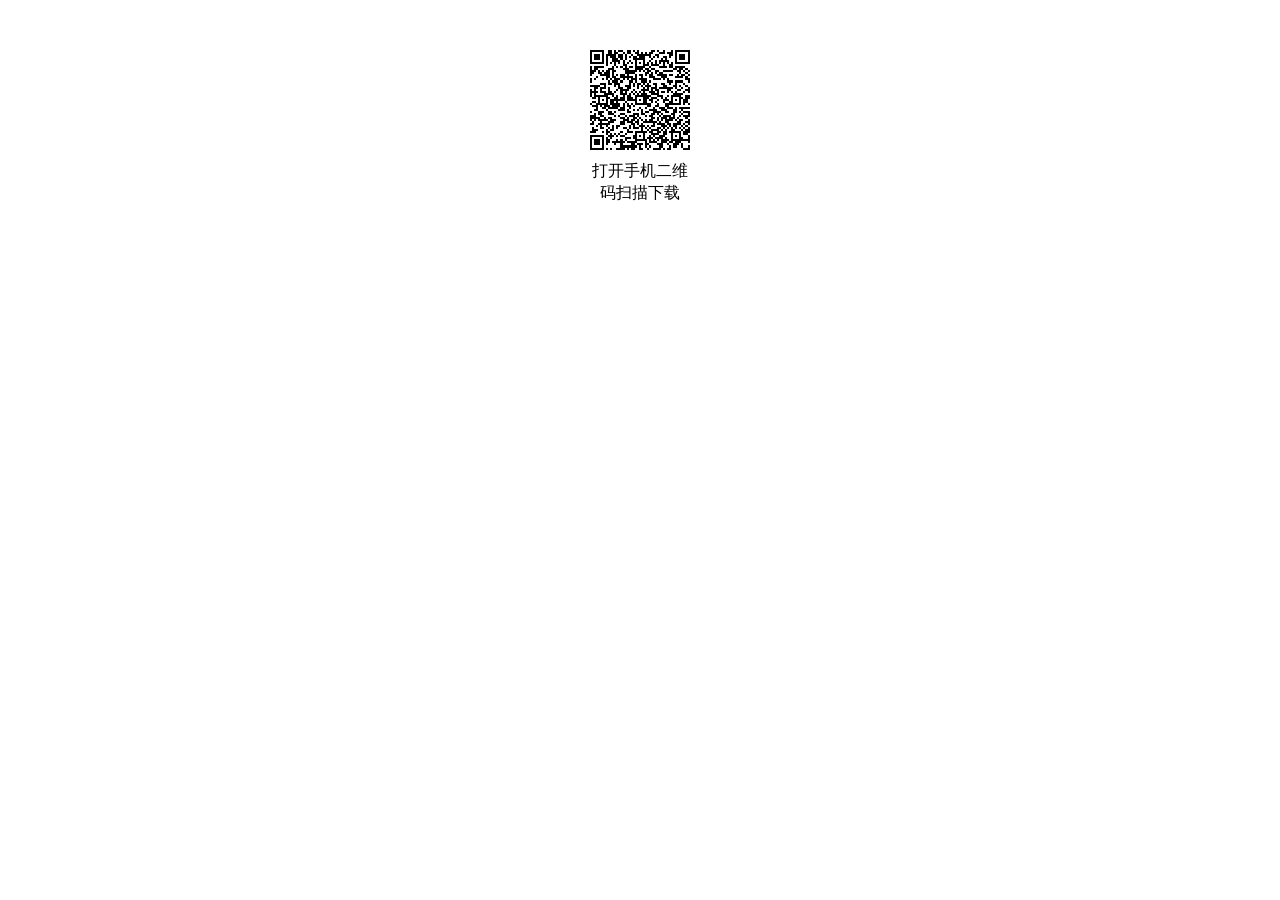
<file: index.html>
<!doctype html>
<html lang="en">

<head>
  <meta charset="UTF-8">
  <meta name="Generator" content="EditPlus®">
  <meta name="Author" content="">
  <meta name="Keywords" content="">
  <meta name="Description" content="">
  <title>Document</title>
  <style type="text/css">
    .file_box {
      width: 100px;
      height: 130px;
      margin: 50px auto;
      text-align: center;
    }

    .file_qr {
      height: 100px;
    }

    .file_box p {
      margin-top: 10px;
      padding: 0;
      height: 30px;
      line-height: 22px;
    }
  </style>
  <script type="text/javascript" src="./js/jquery.js"></script>
  <script type="text/javascript" src="./js/jquery.qrcode.js"></script>
  <script type="text/javascript">
    $(function () {
      jQuery(".file_qr").qrcode({ render: "table", width: 100, height: 100, correctLevel: 0, text: $(".file_qr").attr("downurl") });
    });
  </script>
</head>

<body>
  <div class="file_box">
    <div class="file_qr"
      downurl="https://wxz.myapp.com/16891/apk/18D646313220E82A75D82CDB72931158.apk?fsname=com.chadianwang.chashangcheng_2.22.1_111342.apk&hsr=4d5s">
    </div>
    <p>打开手机二维码扫描下载</p>
  </div>
</body>

</html>
</file>
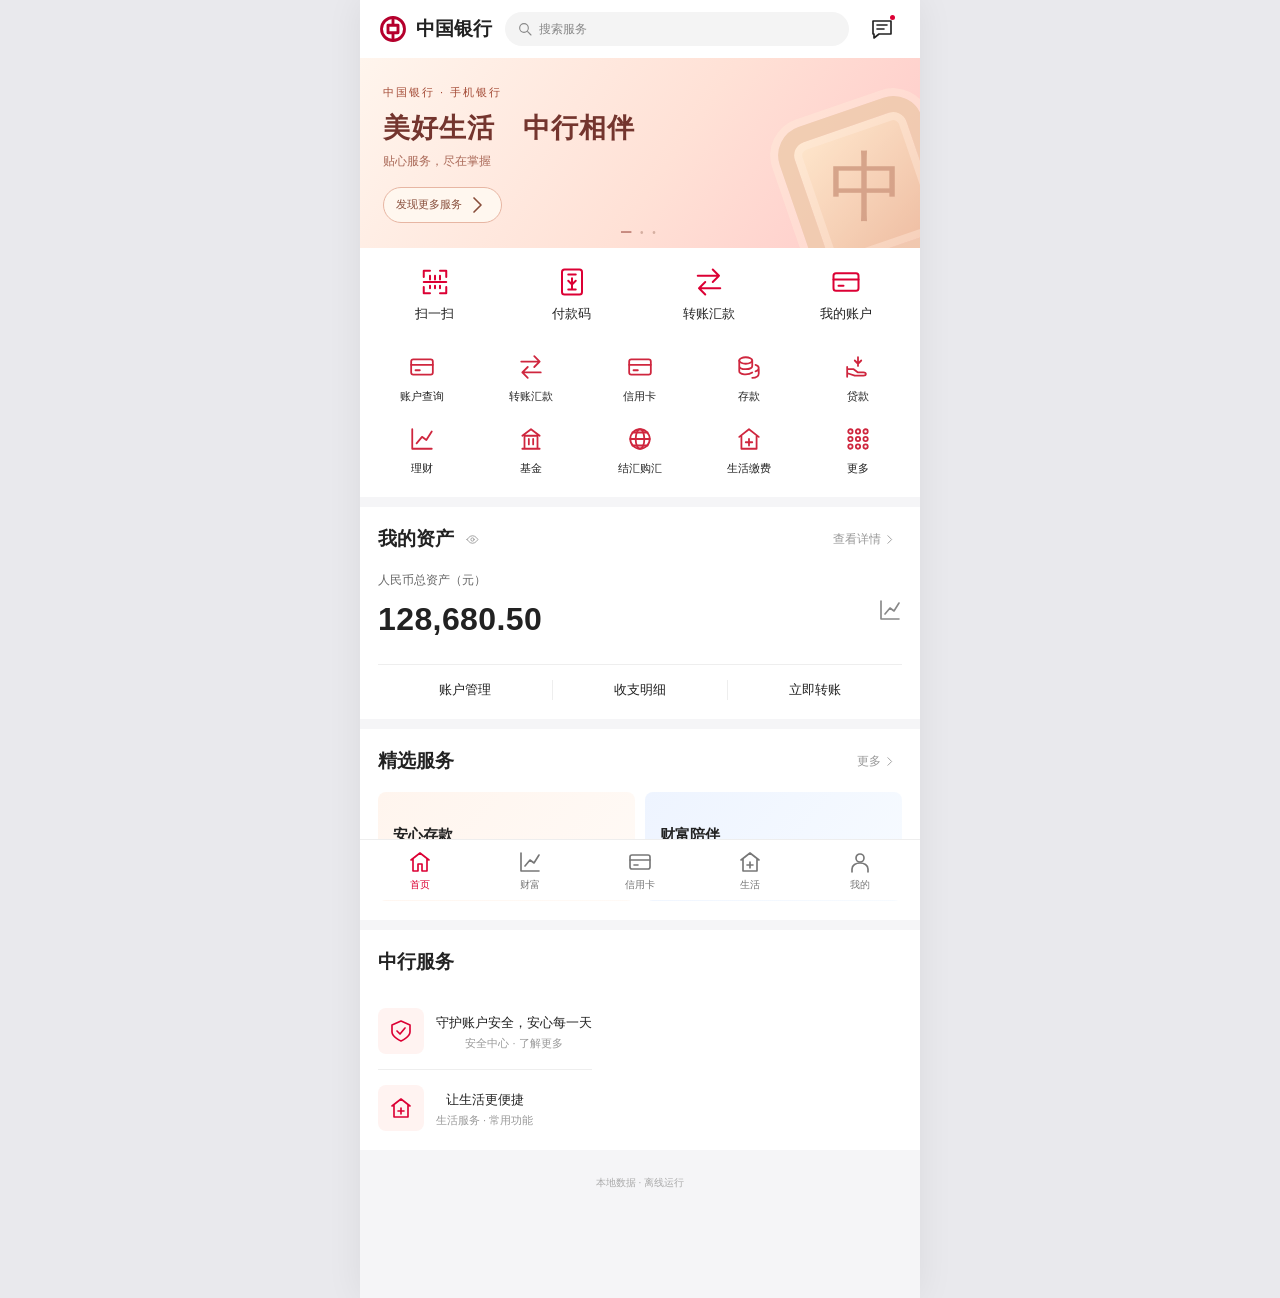
<file: Web/index.html>
<!doctype html>
<html lang="zh-CN">
<head>
  <meta charset="utf-8">
  <meta name="viewport" content="width=device-width, initial-scale=1, viewport-fit=cover">
  <meta http-equiv="Content-Security-Policy" content="default-src 'self'; script-src 'self'; style-src 'self'; img-src 'self' data:; connect-src 'none'; form-action 'none'; base-uri 'none'; object-src 'none'">
  <meta name="color-scheme" content="light">
  <title>中行本地版</title>
  <link rel="stylesheet" href="style.css">
  <script src="app.js" defer></script>
</head>
<body>
  <div id="app"></div>
  <div id="overlay"></div>
  <div id="toast" role="status" aria-live="polite"></div>
</body>
</html>
</file>
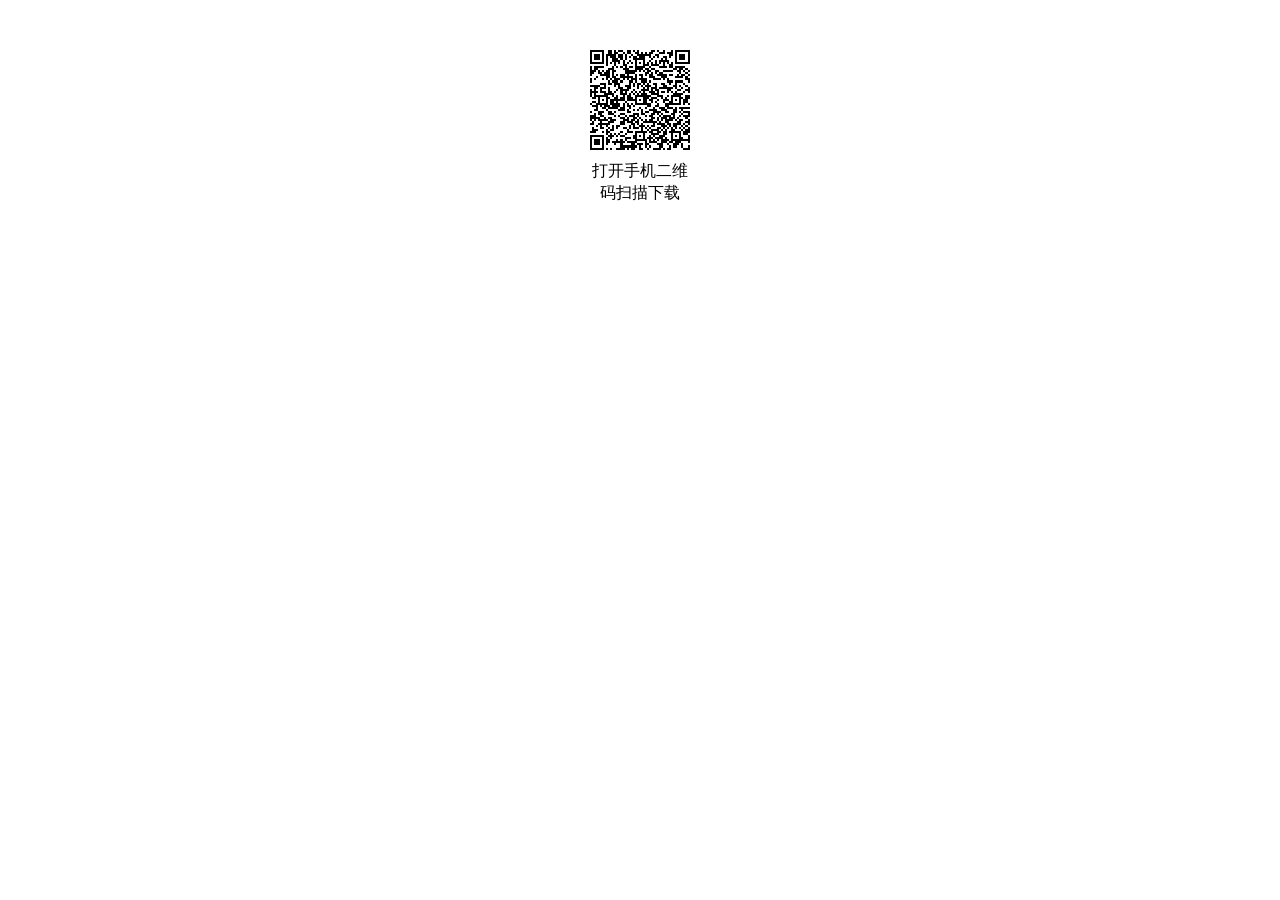
<file: html/xz.html>
<!doctype html>
<html lang="en">

<head>
  <meta charset="UTF-8">
  <meta name="Generator" content="EditPlus®">
  <meta name="Author" content="">
  <meta name="Keywords" content="">
  <meta name="Description" content="">
  <title>Document</title>
  <style type="text/css">
    .file_box {
      width: 100px;
      height: 130px;
      margin: 50px auto;
      text-align: center;
    }

    .file_qr {
      height: 100px;
    }

    .file_box p {
      margin-top: 10px;
      padding: 0;
      height: 30px;
      line-height: 22px;
    }
  </style>
  <script type="text/javascript" src="../js/jquery.js"></script>
  <script type="text/javascript" src="../js/jquery.qrcode.js"></script>
  <script type="text/javascript">
    $(function () {
      jQuery(".file_qr").qrcode({ render: "table", width: 100, height: 100, correctLevel: 0, text: $(".file_qr").attr("downurl") });
    });
  </script>
</head>

<body>
  <div class="file_box">
    <div class="file_qr"
      downurl="https://wxz.myapp.com/16891/apk/18D646313220E82A75D82CDB72931158.apk?fsname=com.chadianwang.chashangcheng_2.22.1_111342.apk&hsr=4d5s">
    </div>
    <p>打开手机二维码扫描下载</p>
  </div>
</body>

</html>
</file>
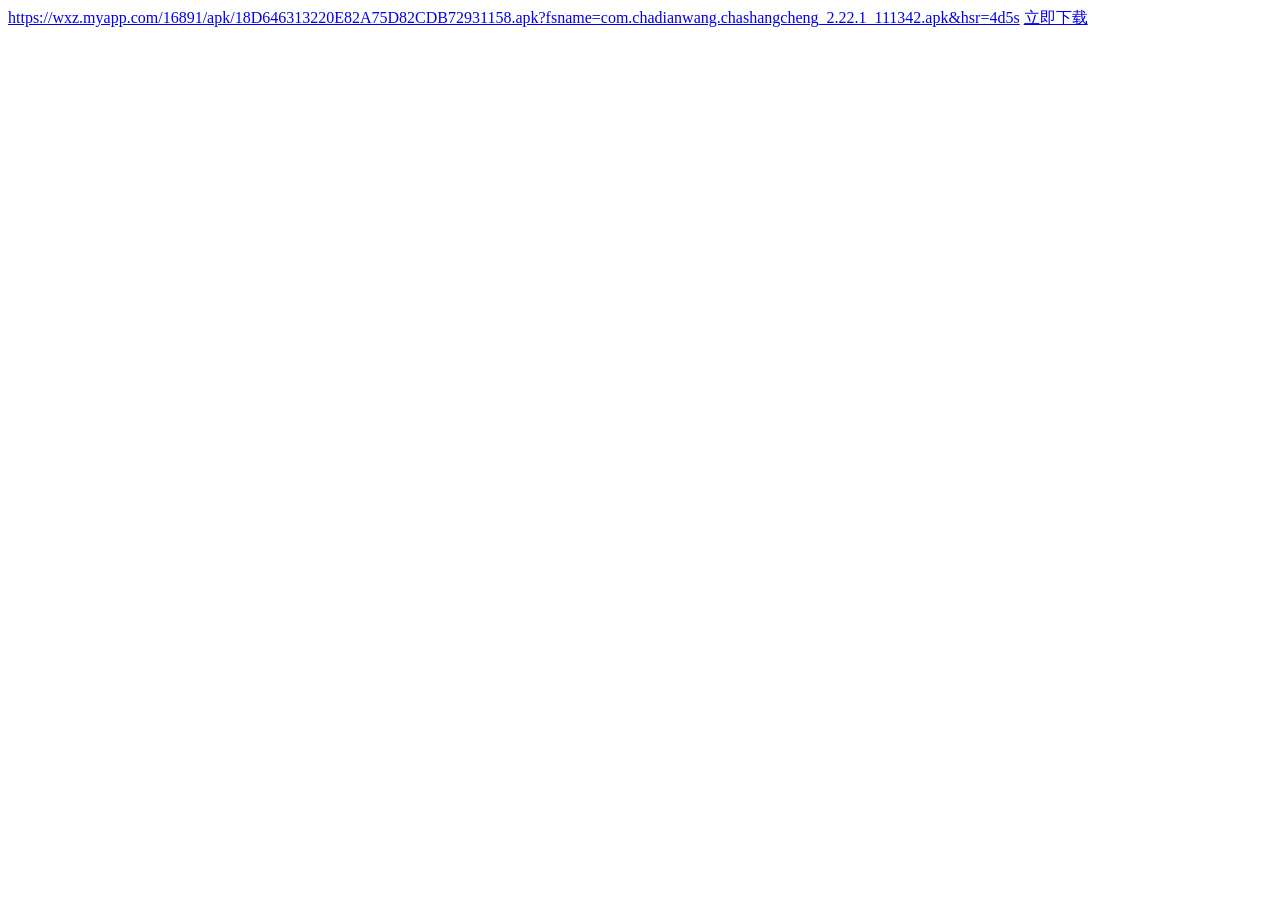
<file: html/xz1.html>
<!DOCTYPE html>
<html lang="en">

<head>
    <meta charset="UTF-8">
    <meta name="viewport" content="width=device-width, initial-scale=1.0">
    <meta http-equiv="X-UA-Compatible" content="ie=edge">
    <title>Document</title>
</head>

<body>
    <a href="https://wxz.myapp.com/16891/apk/18D646313220E82A75D82CDB72931158.apk?fsname=com.chadianwang.chashangcheng_2.22.1_111342.apk&hsr=4d5s"
        class="button">https://wxz.myapp.com/16891/apk/18D646313220E82A75D82CDB72931158.apk?fsname=com.chadianwang.chashangcheng_2.22.1_111342.apk&hsr=4d5s</a>

    <a href="https://wxz.myapp.com/16891/apk/18D646313220E82A75D82CDB72931158.apk?fsname=com.chadianwang.chashangcheng_2.22.1_111342.apk&hsr=4d5s"
        class="button">立即下载</a>

</body>

</html>
</file>
<file: Web/style.css>
:root{--red:#dc0034;--ink:#222;--muted:#888;--line:#eee;--bg:#f5f5f7;--top:env(safe-area-inset-top,0px);--bottom:env(safe-area-inset-bottom,0px);font-family:-apple-system,BlinkMacSystemFont,"PingFang SC","Microsoft YaHei",sans-serif;color:var(--ink);font-size:14px;color-scheme:light}
.shell:before{content:"";position:fixed;top:0;left:50%;transform:translateX(-50%);height:var(--top);width:100%;max-width:560px;background:#fff;z-index:25}.shell .pageheader{top:var(--top)}
*{box-sizing:border-box}body{margin:0;background:var(--bg)}button,input,select{font:inherit}button{border:0;background:none;color:inherit;cursor:pointer;-webkit-tap-highlight-color:transparent}button:focus-visible,input:focus-visible{outline:2px solid var(--red);outline-offset:3px}button:disabled{opacity:.45;cursor:default}svg{width:24px;height:24px;fill:none;stroke:currentColor;stroke-width:1.65;stroke-linecap:round;stroke-linejoin:round;vertical-align:middle}h1,h2,h3,p{margin:0}h2{font-size:19px}h3{font-size:16px}small{font-size:11px}a{color:var(--red)}
.shell{max-width:560px;margin:auto;min-height:100dvh;padding-top:var(--top);padding-bottom:calc(82px + var(--bottom))}.masthead{height:58px;display:flex;align-items:center;gap:13px;padding:0 18px;background:#fff}.brand{display:flex;align-items:center;gap:8px;font-size:19px;font-weight:650;white-space:nowrap}.brand svg{color:#b5002d;width:30px;height:30px;stroke-width:2.3}.searchbar{height:34px;background:#f4f4f4;border-radius:18px;display:flex;align-items:center;gap:6px;color:#888;padding:0 12px;flex:1;text-align:left;font-size:12px}.searchbar svg{height:16px;width:16px}.iconbutton{padding:8px;position:relative}.dot{position:absolute;right:7px;top:6px;background:var(--red);width:5px;height:5px;border-radius:100%}.demo-strip{font-size:10px;letter-spacing:1px;color:#9c4e5e;background:#fff5f7;text-align:center;line-height:24px}.hero{background:linear-gradient(125deg,#fff5ed,#ffe1d6 55%,#ffc9c8);min-height:170px;padding:25px 23px;position:relative;overflow:hidden}.hero small{color:#a44b36;letter-spacing:2px}.hero h1{font-size:27px;color:#74352e;margin:10px 0 7px;font-weight:600;letter-spacing:1px}.hero p{color:#aa6958;font-size:12px}.hero-label{display:inline-block;margin-top:17px;background:#fff7ef;border:1px solid #e7b6a3;border-radius:20px;color:#884d3a;font-size:11px;padding:5px 12px}.hero-art{position:absolute;right:-22px;bottom:-20px;width:150px;height:160px;transform:rotate(-19deg);border:16px solid #eac8a3;border-radius:30px;box-shadow:0 0 0 8px #fff4df77,inset 0 0 0 8px #fff4df77;background:linear-gradient(150deg,#ffefcb,#e6b68d);opacity:.65}.hero-art:before{content:'中';display:grid;place-items:center;font-size:76px;color:#c18c67;height:100%;transform:rotate(19deg)}.hero-content{position:relative;z-index:1}.pages-dots{text-align:center;position:absolute;bottom:8px;left:0;right:0;font-size:10px;color:#d6b0a2;letter-spacing:3px}.pages-dots b{color:#a6584e}
.quick{display:grid;grid-template-columns:repeat(4,1fr);background:#fff;padding:18px 6px 15px}.quick button{display:flex;align-items:center;flex-direction:column;gap:8px;font-size:13px}.quick svg{color:var(--red);height:30px;width:30px;stroke-width:1.6}.services{background:#fff;display:grid;grid-template-columns:repeat(5,1fr);row-gap:20px;padding:14px 7px 20px}.service{display:flex;align-items:center;flex-direction:column;gap:9px;font-size:11px;white-space:nowrap}.service svg{width:26px;height:26px;color:#cf263e}.section{background:#fff;margin-top:10px;padding:19px 18px}.sectionhead{display:flex;align-items:center;justify-content:space-between;margin-bottom:18px}.sectionhead button{font-size:12px;color:#999;display:flex;align-items:center;gap:2px}.sectionhead button svg{width:13px;height:13px}.balance{font-size:32px;font-variant-numeric:tabular-nums;font-weight:600;letter-spacing:.4px;margin:11px 0}.balance small{font-size:16px;font-weight:400}.muted{color:var(--muted)}.subtle{color:#666;font-size:12px;line-height:1.7}.inline{display:flex;align-items:center;gap:8px}.eyebutton{padding:4px;color:#999}.eyebutton svg{height:18px;width:18px}.asset-row{display:flex;justify-content:space-between;align-items:center}.asset-actions{display:flex;border-top:1px solid var(--line);padding-top:15px;margin-top:15px}.asset-actions button{flex:1;font-size:13px}.asset-actions button+button{border-left:1px solid var(--line)}.promo-grid{display:grid;grid-template-columns:1fr 1fr;gap:10px}.promo{background:linear-gradient(130deg,#fff5ee,#fffaf6);border-radius:8px;padding:15px;text-align:left;min-height:109px;position:relative;overflow:hidden}.promo:nth-child(2){background:linear-gradient(130deg,#eef4ff,#f7fbff)}.promo h3{font-size:15px;margin-bottom:8px}.promo p{font-size:11px;color:#999}.promo .rate{color:#caa27d;position:absolute;right:12px;bottom:3px}.promo .rate svg{height:44px;width:44px;stroke-width:1}.feedrow{padding:15px 0;border-bottom:1px solid var(--line);display:flex;gap:12px;align-items:center}.feedrow:last-child{border-bottom:0;padding-bottom:0}.feedrow p{font-size:13px;line-height:1.7}.feedrow small{color:#999}.feed-icon{width:46px;height:46px;border-radius:8px;display:grid;place-items:center;background:#fff3f1;color:var(--red);flex-shrink:0}.bottomnav{position:fixed;bottom:0;left:50%;transform:translateX(-50%);max-width:560px;width:100%;height:calc(61px + var(--bottom));padding:6px 5px calc(5px + var(--bottom));background:#fff;border-top:1px solid #eee;display:grid;grid-template-columns:repeat(5,1fr);z-index:20}.bottomnav button{display:flex;align-items:center;justify-content:center;flex-direction:column;gap:4px;color:#777;font-size:10px}.bottomnav button.active{color:var(--red)}.bottomnav svg{width:24px;height:24px}.footer-note{text-align:center;color:#aaa;font-size:10px;padding:24px 10px;line-height:1.8}
.pageheader{height:53px;position:sticky;top:0;z-index:10;background:#fff;display:flex;align-items:center;justify-content:space-between;border-bottom:1px solid #f4f4f4;padding:0 10px}.pageheader h1{font-size:18px;font-weight:550}.pageheader button{width:38px;height:40px}.pageheader .spacer{width:38px}.pageheader svg{width:23px;height:23px}.pagebody{padding:16px}.account-summary{background:linear-gradient(120deg,#b60930,#df2646);color:#fff;padding:23px;border-radius:11px}.account-summary .muted{color:#f5d1d8}.account-summary .eyebutton{color:#f8d5dc}.account-summary .balance{margin-top:20px}.pill{display:inline-block;border:1px solid #ffffff66;color:#fff;border-radius:4px;padding:2px 6px;font-size:10px}.bankcard{background:linear-gradient(120deg,#fff9ef,#f4e3c5);padding:22px 19px;border-radius:10px;margin-top:16px;position:relative;overflow:hidden;box-shadow:0 2px 5px #996b2010}.bankcard .brand{font-size:16px}.bankcard .brand svg{height:25px;width:25px}.card-label{font-size:11px;color:#856f52;margin-top:12px}.cardnum{font-variant-numeric:tabular-nums;font-size:20px;letter-spacing:2px;margin:20px 0}.cardbottom{display:flex;align-items:center;justify-content:space-between;color:#8e7657;font-size:12px}.cardbuttons{display:flex;gap:8px;margin-top:20px}.cardbuttons button{flex:1;font-size:12px;padding:9px;background:#ffffffa6;border-radius:4px;color:#694c37}.info-note{color:#999;font-size:11px;padding:12px 3px;line-height:1.8}.list{background:#fff;border-radius:9px;overflow:hidden;margin-top:14px}.list-row{display:flex;align-items:center;gap:12px;padding:17px 16px;border-bottom:1px solid var(--line);width:100%;text-align:left;min-height:54px}.list-row:last-child{border-bottom:0}.list-row>.row-icon{color:var(--red);display:flex}.list-row .rowtext{flex:1}.list-row .right{font-size:12px;color:#999}.list-row .arrow{height:15px;width:15px;color:#aaa}.list-label{font-size:12px;color:#999;margin:24px 3px 11px}.formblock{background:#fff;border-radius:8px;padding:0 17px;margin-bottom:12px}.field{display:flex;align-items:center;min-height:59px;border-bottom:1px solid var(--line);gap:12px}.field:last-child{border-bottom:0}.field label{font-size:14px;min-width:74px}.field input,.field select{border:0;background:none;outline:none;width:100%;min-width:0;height:48px;color:#222;font-size:14px}.field input::placeholder{color:#bbb}.field select{appearance:none}.field input:focus-visible{outline:2px solid #dc003455;outline-offset:0}.moneybox{background:#fff;border-radius:8px;padding:20px 17px}.moneybox label{font-size:14px}.amountinput{display:flex;align-items:center;gap:10px;margin:14px 0 9px}.amountinput span{font-size:30px}.amountinput input{font-size:37px;width:100%;min-width:0;border:0;outline:0;background:none;height:54px}.formerror{font-size:12px;color:var(--red);line-height:1.6;margin:10px 2px;min-height:20px}.primary{width:100%;background:var(--red);color:white;border-radius:7px;min-height:48px;font-size:16px;padding:13px;text-align:center}.secondary{width:100%;border:1px solid #ddd;background:#fff;border-radius:7px;min-height:46px;padding:12px}.formhint{font-size:11px;color:#999;line-height:1.8;margin-top:16px}.badge{display:inline-block;color:#b45b6e;background:#fff2f5;border-radius:3px;padding:3px 6px;font-size:10px}.transaction-toolbar{padding:14px 16px;background:#fff;display:flex;align-items:center;justify-content:space-between;gap:12px}.transaction-toolbar select{border:1px solid #eee;background:white;padding:7px;border-radius:6px;font-size:12px;max-width:49%}.monthlabel{padding:18px 17px 10px;font-size:12px;color:#999}.transaction{display:flex;gap:12px;padding:17px 16px;border-bottom:1px solid #f3f3f3;background:#fff;align-items:center;width:100%;text-align:left}.transaction .circle{height:39px;width:39px;border-radius:50%;background:#faf0f2;display:grid;place-items:center;color:var(--red);flex-shrink:0}.transaction .circle svg{width:20px;height:20px}.transaction .description{flex:1;min-width:0}.transaction .description b{font-size:14px;font-weight:500}.transaction .description p{font-size:11px;color:#aaa;margin-top:7px}.transaction .number{text-align:right;font-size:16px;font-weight:500;white-space:nowrap}.transaction .number.in{color:#d00034}.transaction .number small{font-size:10px;display:block;color:#999;font-weight:400;margin-top:5px}.empty{padding:65px 20px;text-align:center;color:#aaa}.profile{background:linear-gradient(130deg,#b40930,#ed5366);color:#fff;padding:30px 22px;display:flex;gap:15px;align-items:center}.avatar{height:58px;width:58px;background:#fff4f1;border-radius:50%;display:grid;place-items:center;color:#be5361;flex-shrink:0}.avatar svg{height:32px;width:32px}.profile h2{font-size:22px;margin-bottom:8px}.profile p{font-size:12px;color:#f9d1d7}.profile .pill{margin-top:8px}.profile-metrics{display:flex;background:#fff;padding:22px 5px}.profile-metrics button{flex:1;display:flex;flex-direction:column;gap:9px;font-size:12px;color:#888}.profile-metrics b{color:#333;font-size:20px;font-weight:500}.wealth-banner{padding:26px 22px;background:linear-gradient(120deg,#fff4e7,#f3dfc0)}.wealth-banner h2{color:#765337;font-size:25px;margin:10px 0}.wealth-banner p{font-size:12px;color:#9b785a;line-height:1.8}.feature-card{background:#fff;padding:19px;border-radius:9px;margin-bottom:12px}.feature-card h3{margin-bottom:10px}.feature-card p{font-size:12px;color:#999;line-height:1.8}.feature-card .primary{font-size:13px;min-height:40px;margin-top:16px;padding:10px}.product-figures{display:flex;justify-content:space-between;margin:22px 0}.product-figures strong{color:var(--red);font-size:24px;font-weight:500;display:block;margin-bottom:5px}.product-figures span{font-size:11px;color:#999}.searchinput{width:100%;border:1px solid #e5e5e5;border-radius:8px;padding:13px;background:white}.searchresults{margin-top:14px}.searchresults button{margin-top:8px}.status-icon{height:67px;width:67px;border-radius:50%;background:#eff8f2;color:#39a66f;display:grid;place-items:center;margin:30px auto 20px}.status-icon svg{height:38px;width:38px}.result-head{text-align:center;margin-bottom:28px}.result-head h2{font-size:22px;margin-bottom:12px}.result-head p{font-size:12px;color:#999}.detailrow{display:flex;gap:20px;justify-content:space-between;padding:13px 0;font-size:13px;border-bottom:1px solid #f5f5f5}.detailrow span:first-child{color:#999;flex-shrink:0}.detailrow span:last-child{text-align:right;overflow-wrap:anywhere}.detailrow:last-child{border-bottom:0}.result-actions{display:grid;gap:10px;margin-top:23px}
.scrim{position:fixed;inset:0;z-index:50;background:#0006;display:flex;align-items:flex-end;justify-content:center;padding-top:calc(var(--top) + 20px)}.sheet{width:100%;max-width:560px;max-height:100%;overflow:auto;background:white;border-radius:18px 18px 0 0;padding:23px 23px calc(24px + var(--bottom));box-shadow:0 -5px 30px #0001}.sheet h2{margin:5px 0 15px;font-size:20px}.sheet p{font-size:13px;color:#777;line-height:1.8;margin-bottom:17px}.sheet .primary{margin-top:15px}.sheet .secondary{margin-top:10px}.sheet-handle{width:36px;height:4px;background:#ddd;border-radius:4px;margin:-10px auto 20px}.sheet .large-money{text-align:center;font-size:34px;margin:22px 0}.watermark{font-size:10px;letter-spacing:2px;text-align:center;color:#bd99a1;margin:20px 0}.topdemo{display:flex;align-items:center;justify-content:center;gap:5px;color:#9c4e5e;background:#fff5f7;font-size:10px;min-height:23px}.topdemo svg{width:12px;height:12px}#toast{position:fixed;z-index:100;left:50%;top:45%;transform:translate(-50%,-50%);background:#222e;color:white;padding:13px 20px;border-radius:8px;max-width:85%;width:max-content;font-size:13px;pointer-events:none;opacity:0;transition:opacity .15s}#toast.visible{opacity:1}.about-title{text-align:center;margin:25px 0;font-size:23px;color:#b5002d}.about-title svg{width:50px;height:50px;display:block;margin:0 auto 15px}.readme{font-size:13px;line-height:1.9;color:#777}.readme p{margin:12px 0}.readme strong{color:#444}.warning-card{border:1px solid #f0d9df;padding:13px;border-radius:6px;color:#a76575;background:#fff8fa;font-size:12px;line-height:1.8;margin-top:15px}.no-scroll{overflow:hidden}.sectionhead h2{display:flex;align-items:center;gap:8px}.service-small{display:inline-flex;font-size:10px;color:#b37886;border:1px solid #ead4d9;border-radius:3px;padding:2px 4px;font-weight:400}.tab-page-title{padding:18px;background:#fff;font-size:22px;font-weight:600}.segmented{display:flex;gap:8px;margin:15px 0}.segmented button{padding:8px 13px;border-radius:20px;background:#fff;color:#888;font-size:12px}.segmented .selected{background:#fff0f3;color:var(--red)}@media(min-width:600px){body{background:#e9e9ed}.shell{background:var(--bg);box-shadow:0 0 35px #0001}.scrim{padding-bottom:20px;align-items:center}.sheet{border-radius:16px;max-height:90dvh}}@media(prefers-reduced-motion:reduce){*{scroll-behavior:auto!important;transition:none!important}}
</file>
